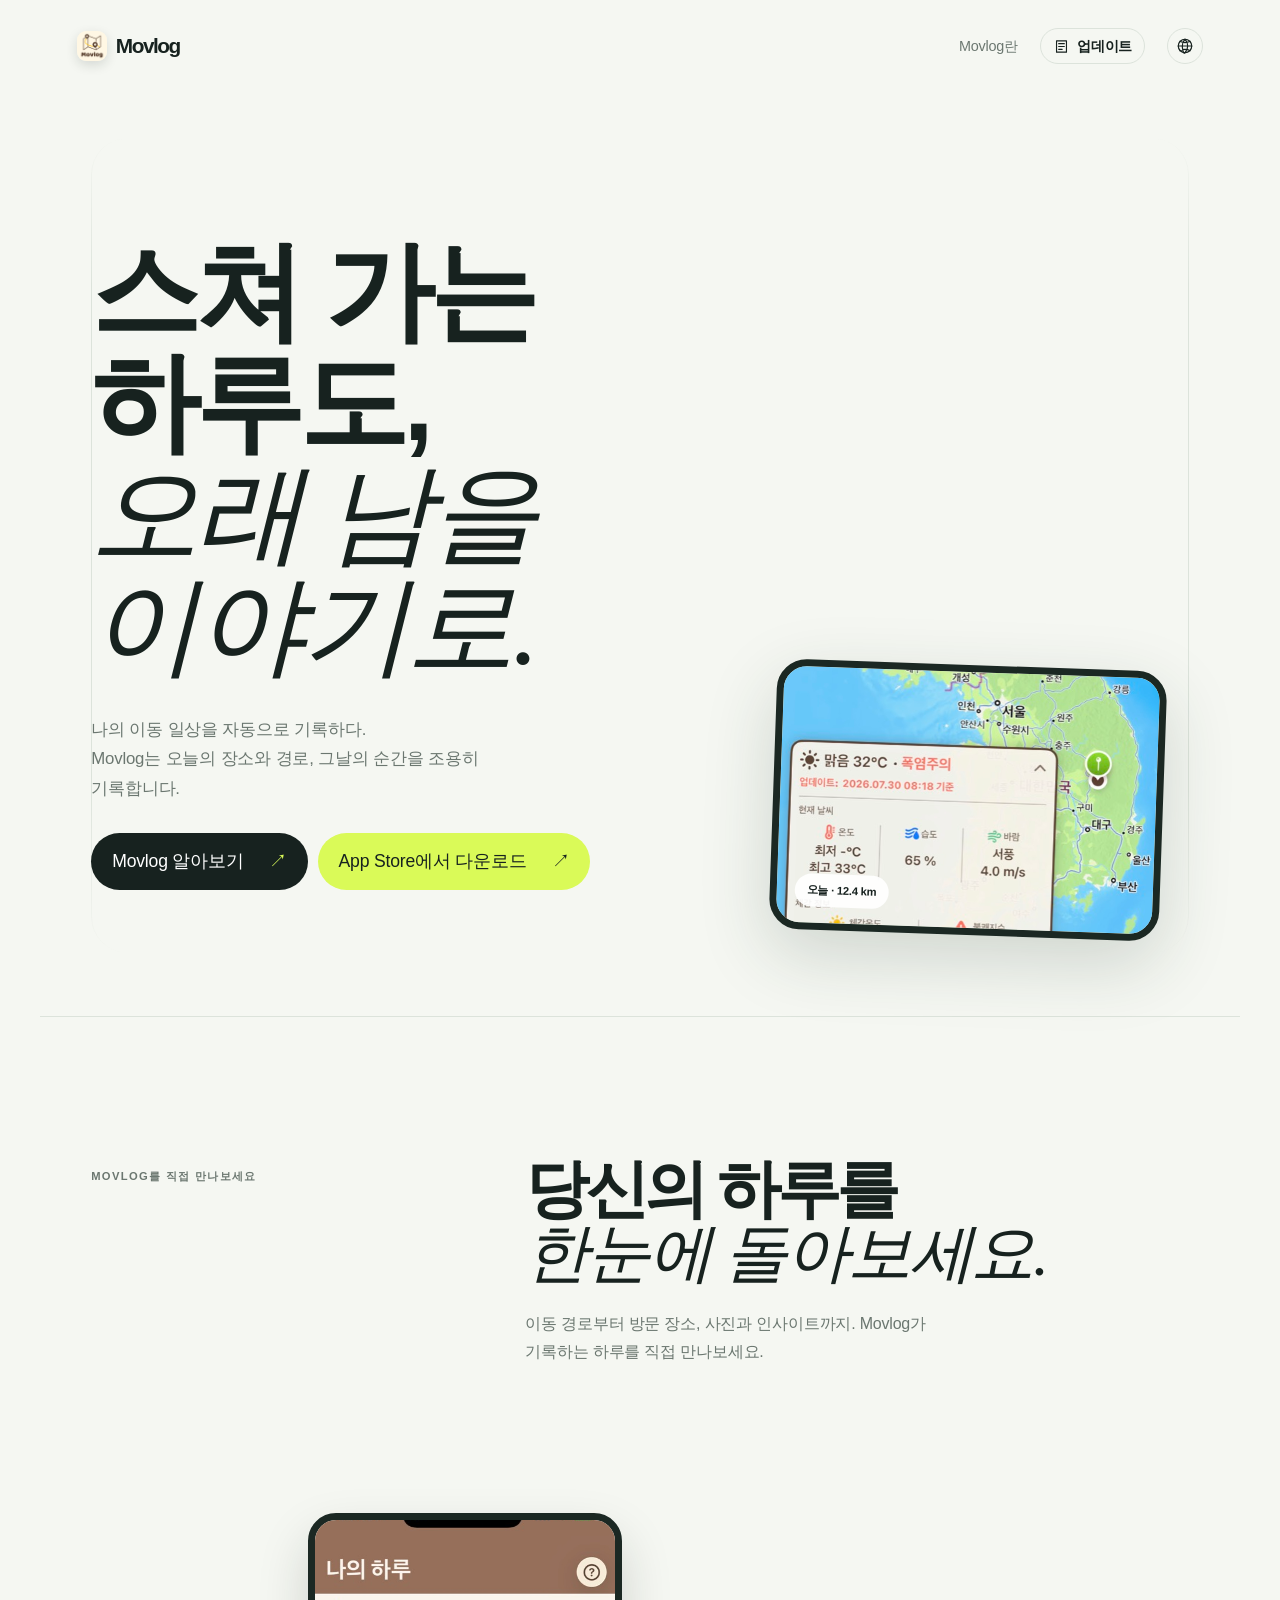
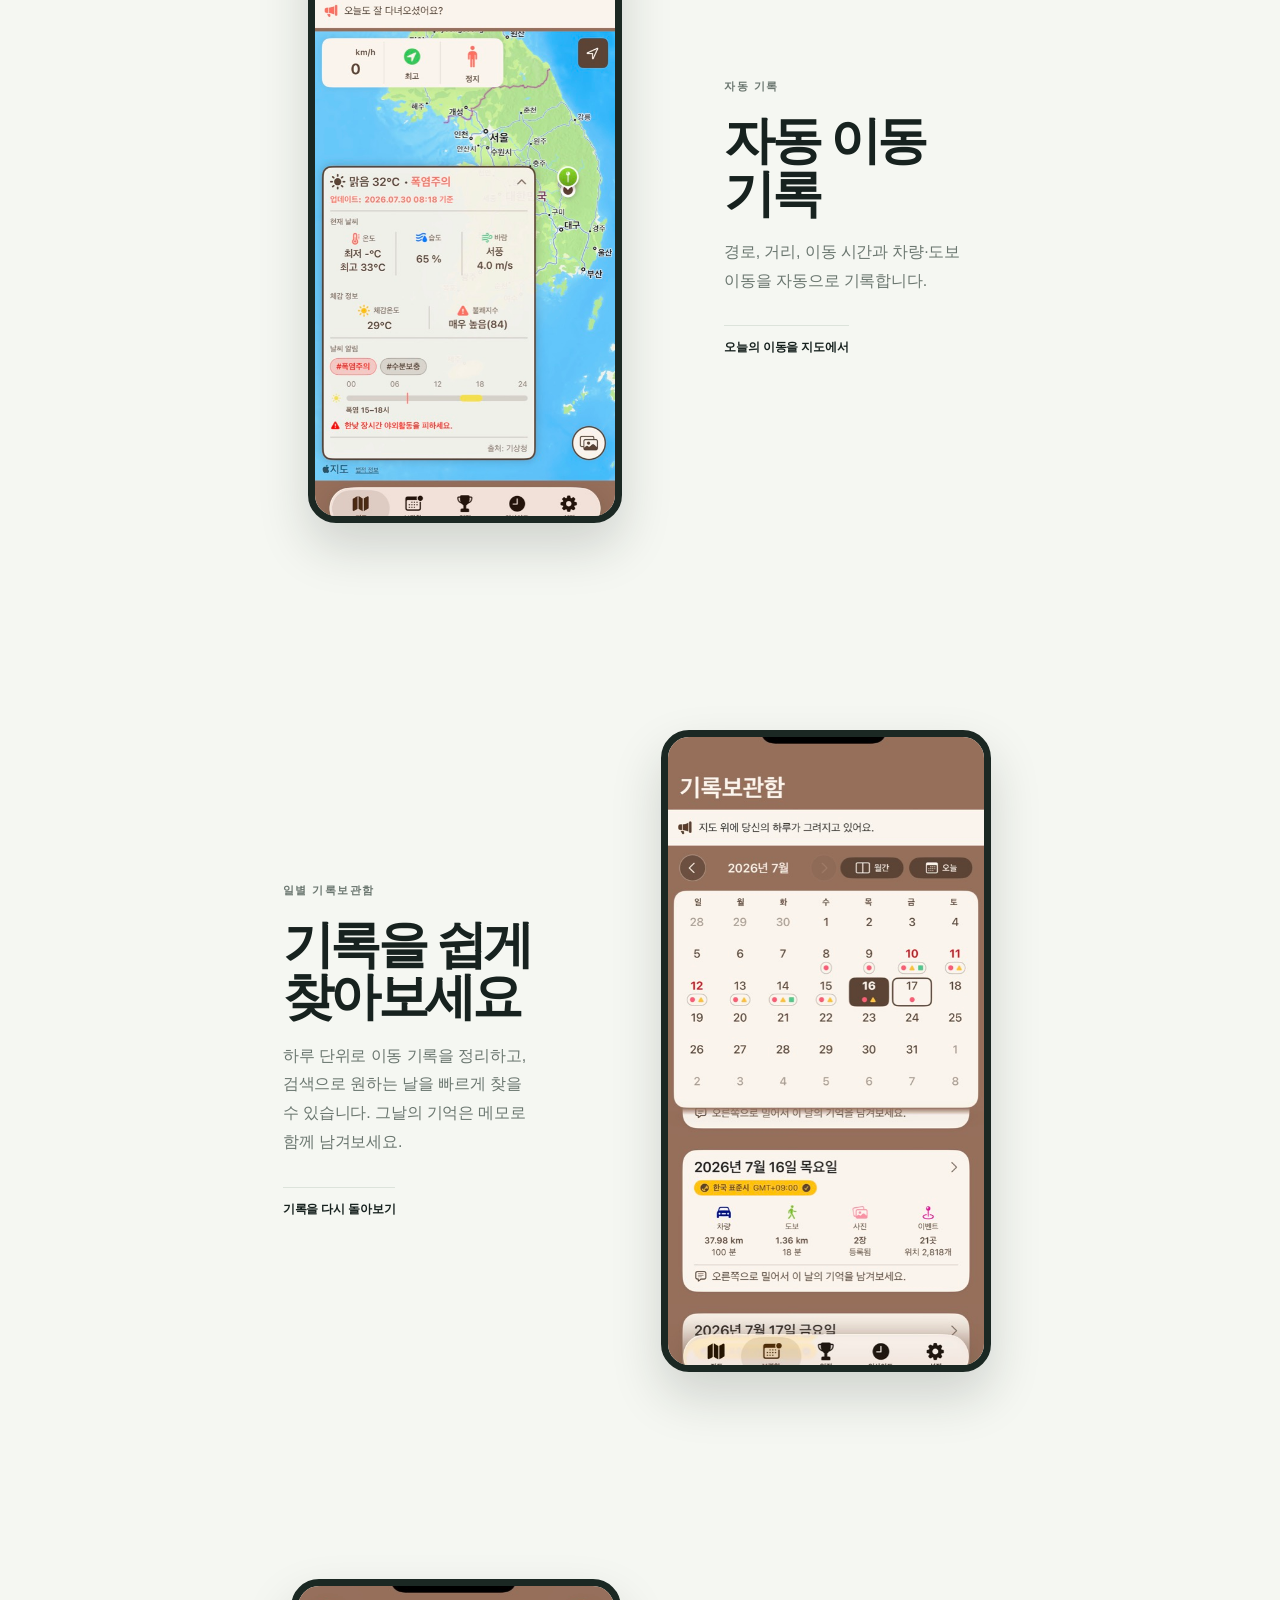
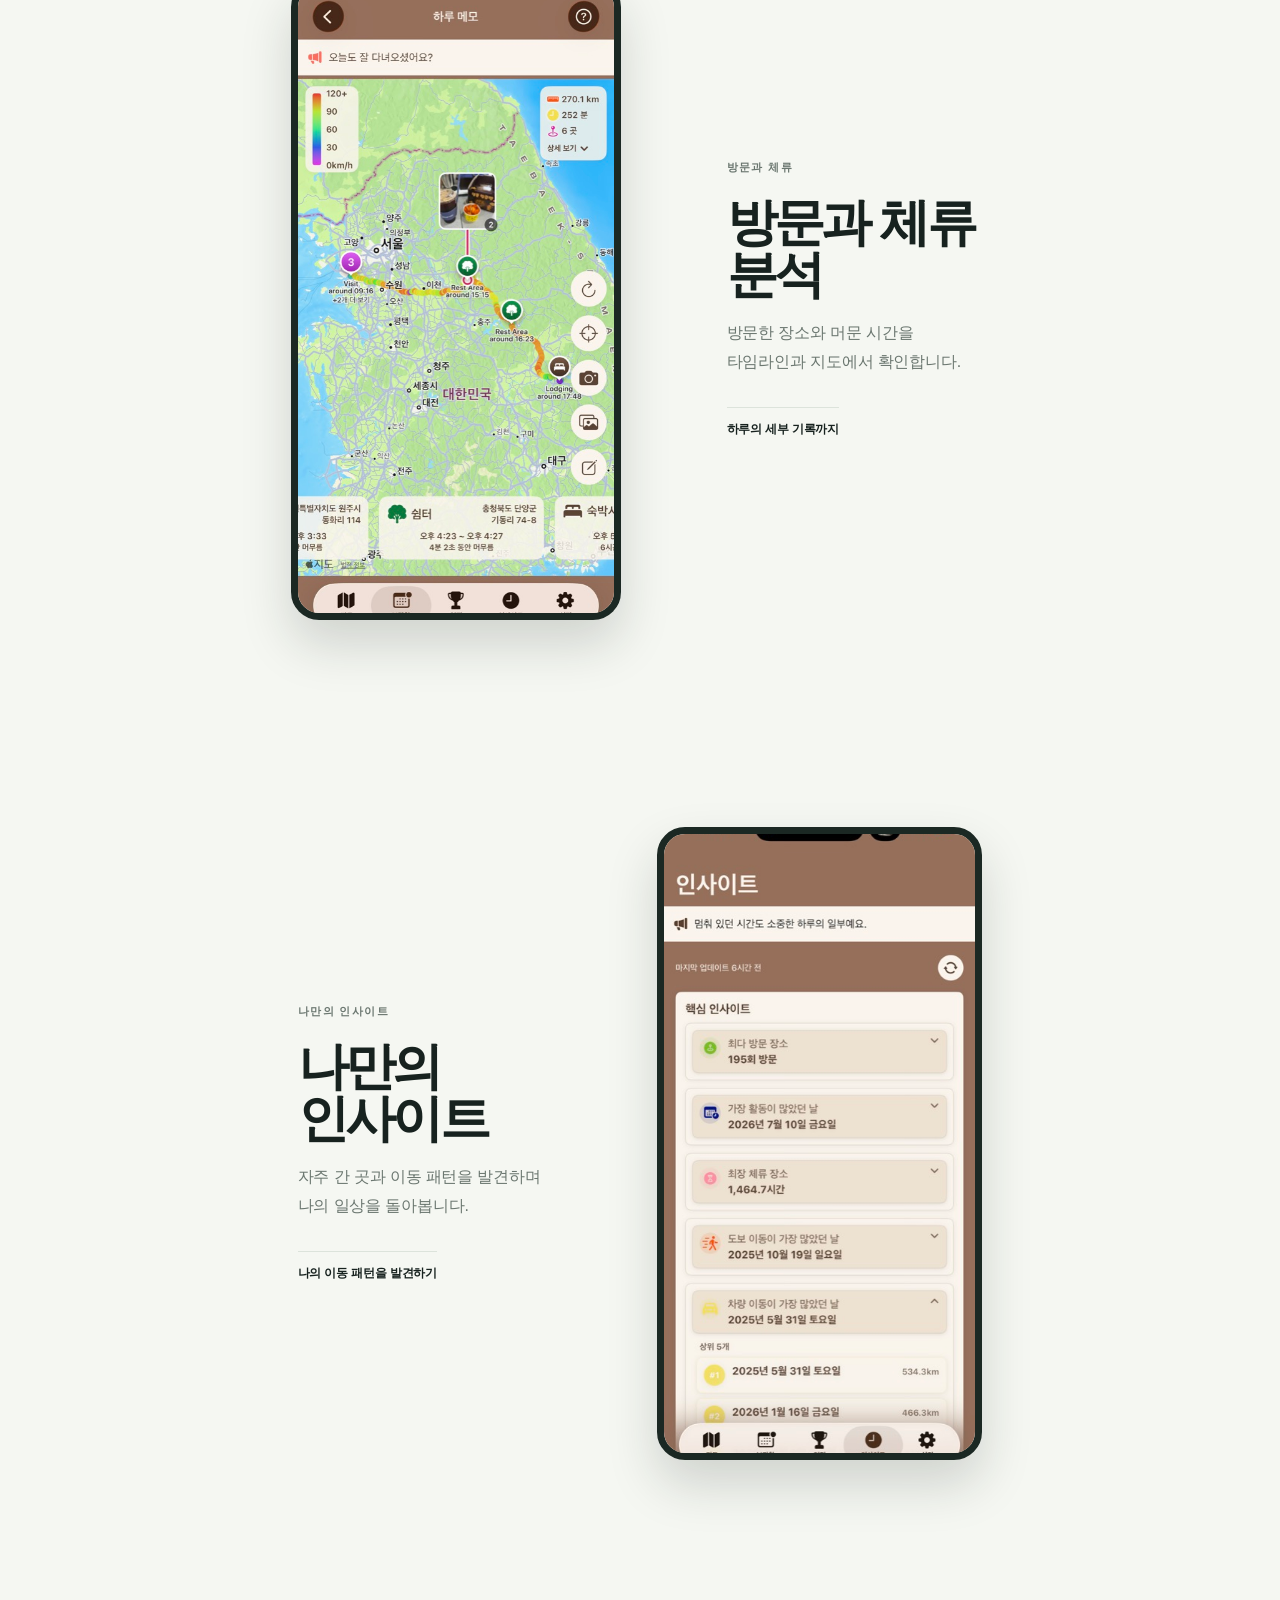
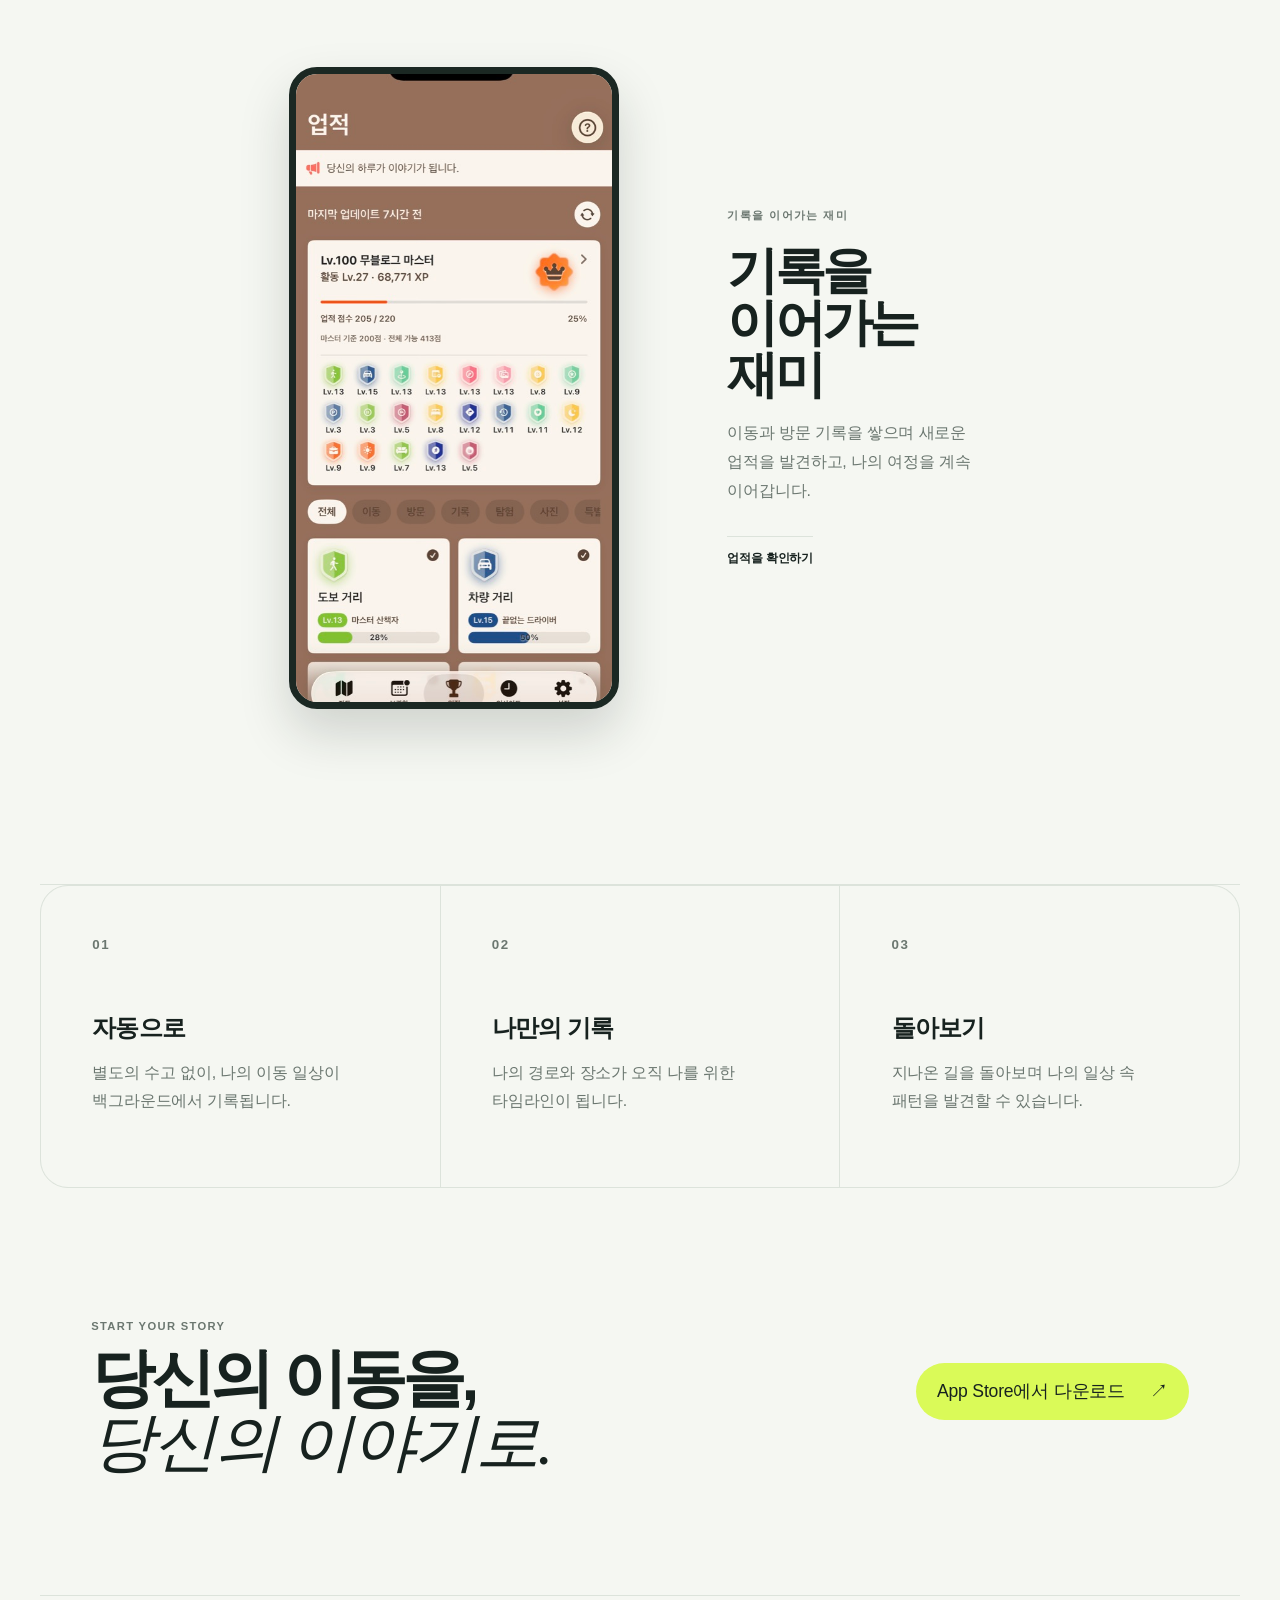
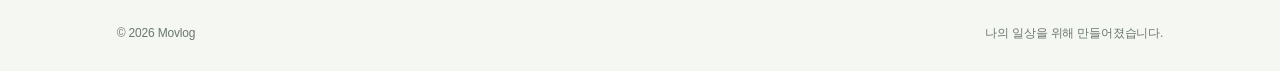
<file: index.html>
<!doctype html>
<html lang="ko"><head><meta charset="utf-8"><meta name="viewport" content="width=device-width,initial-scale=1"><title>Movlog</title><meta name="description" content=""><link rel="stylesheet" href="styles.css?v=23"></head>
<body><header><a class="logo" href="/"><img src="assets/movlog-icon.png" alt="Movlog app icon"><span>Movlog</span></a><nav><a href="#about" data-i18n="nav.about">Movlog란</a><a class="updates-link" href="/updates.html"><svg viewBox="0 0 24 24" aria-hidden="true"><path d="M5 4h14v16H5z"></path><path d="M8 8h8M8 12h8M8 16h5"></path></svg><span data-i18n="nav.updates">업데이트</span></a><button id="language-toggle" type="button" aria-label="언어 변경" title="언어 변경"><svg viewBox="0 0 24 24" aria-hidden="true"><circle cx="12" cy="12" r="9"></circle><path d="M3 12h18M12 3c2.4 2.5 3.6 5.5 3.6 9s-1.2 6.5-3.6 9-3.6-6.5-3.6-9S9.6 5.5 12 3ZM5.2 5.8c2 1.2 4.3 1.8 6.8 1.8s4.8-.6 6.8-1.8M5.2 18.2c2-1.2 4.3-1.8 6.8-1.8s4.8.6 6.8 1.8"></path></svg><span class="sr-only">언어 변경</span></button></nav></header>
<main><section class="hero"><h1 data-i18n="hero.title">당신이 간 곳이<br><i>하나의 이야기가 됩니다.</i></h1><p class="intro" data-i18n="hero.description">Movlog는 나의 이동 일상을 조용히 기록합니다.</p><div class="hero-actions"><a class="cta" href="#about"><span data-i18n="hero.cta">Movlog 알아보기</span> <span>↗</span></a><a class="cta store-cta" href="https://apps.apple.com/kr/app/id6744460107" target="_blank" rel="noopener"><span data-i18n="hero.download">App Store에서 다운로드</span> <span>↗</span></a></div><div class="hero-preview"><img src="assets/screenshots/movlog-main.jpg" data-i18n-src="image.main" data-i18n-alt="image.main.alt" alt="Movlog 메인 지도 화면"><div class="preview-badge" data-i18n="map.today">오늘의 이동 기록</div></div></section>
<section id="about" class="showcase story-flow">
<div class="story-intro"><p class="eyebrow" data-i18n="showcase.eyebrow">MOVLOG를 직접 만나보세요</p><h2 data-i18n="showcase.title">당신의 하루를<br><i>한눈에 돌아보세요.</i></h2><p data-i18n="showcase.description">이동 경로부터 방문 장소, 사진과 인사이트까지. Movlog가 기록하는 하루를 직접 만나보세요.</p></div>
<div class="story-list">
<article class="story-step">
<div class="story-media"><img src="assets/screenshots/movlog-main.jpg" data-i18n-src="image.main" data-i18n-alt="image.main.alt" alt="Movlog main map screen"></div>
<div class="story-copy"><p class="story-label" data-i18n="about.point1.label">AUTOMATIC TRACKING</p><h3 data-i18n="about.point1.title">자동 이동 기록</h3><p data-i18n="about.point1.description">경로, 거리, 이동 시간과 차량·도보 이동을 자동으로 기록합니다.</p><span class="story-caption" data-i18n="showcase.main">오늘의 이동을 지도에서</span></div>
</article>
<article class="story-step story-step-reverse">
<div class="story-media"><img src="assets/screenshots/movlog-archive.jpg" data-i18n-src="image.archive" data-i18n-alt="image.archive.alt" alt="Movlog daily archive and search screen"></div>
<div class="story-copy"><p class="story-label" data-i18n="about.archive.label">DAILY ARCHIVE</p><h3 data-i18n="about.archive.title">기록을 쉽게 찾아보세요</h3><p data-i18n="about.archive.description">하루 단위로 이동 기록을 정리하고, 검색으로 원하는 날을 빠르게 찾을 수 있습니다. 그날의 기억은 메모로 함께 남겨보세요.</p><span class="story-caption" data-i18n="showcase.archive">기록을 다시 돌아보기</span></div>
</article>
<article class="story-step">
<div class="story-media"><img src="assets/screenshots/movlog-details.jpg" data-i18n-src="image.details" data-i18n-alt="image.details.alt" alt="Movlog movement detail screen"></div>
<div class="story-copy"><p class="story-label" data-i18n="about.point2.label">VISIT & STAY</p><h3 data-i18n="about.point2.title">방문과 체류 분석</h3><p data-i18n="about.point2.description">방문한 장소와 머문 시간을 타임라인과 지도에서 확인합니다.</p><span class="story-caption" data-i18n="showcase.details">하루의 세부 기록까지</span></div>
</article>
<article class="story-step story-step-reverse">
<div class="story-media"><img src="assets/screenshots/movlog-insights.jpg" data-i18n-src="image.insights" data-i18n-alt="image.insights.alt" alt="Movlog insights screen"></div>
<div class="story-copy"><p class="story-label" data-i18n="about.point3.label">PERSONAL INSIGHTS</p><h3 data-i18n="about.point3.title">나만의 인사이트</h3><p data-i18n="about.point3.description">자주 간 곳과 이동 패턴을 발견하며 나의 일상을 돌아봅니다.</p><span class="story-caption" data-i18n="showcase.insights">나의 이동 패턴을 발견하기</span></div>
</article>
<article class="story-step">
<div class="story-media"><img src="assets/screenshots/movlog-achievements.jpg" data-i18n-src="image.achievements" data-i18n-alt="image.achievements.alt" alt="Movlog achievements screen"></div>
<div class="story-copy"><p class="story-label" data-i18n="about.point4.label">KEEP MOVING</p><h3 data-i18n="about.point4.title">기록을 이어가는 재미</h3><p data-i18n="about.point4.description">이동과 방문 기록을 쌓으며 새로운 업적을 발견하고, 나의 여정을 계속 이어갑니다.</p><span class="story-caption" data-i18n="showcase.achievements">업적을 확인하기</span></div>
</article>
</div>
</section>
<section class="features"><article><small>01</small><h3 data-i18n="features.automatic.title">자동으로</h3><p data-i18n="features.automatic.description">나의 이동 일상이 백그라운드에서 기록됩니다.</p></article><article><small>02</small><h3 data-i18n="features.personal.title">나만의 기록</h3><p data-i18n="features.personal.description">나의 경로와 장소가 타임라인이 됩니다.</p></article><article><small>03</small><h3 data-i18n="features.reflective.title">돌아보기</h3><p data-i18n="features.reflective.description">나의 일상 속 패턴을 발견할 수 있습니다.</p></article></section><section class="download-cta"><div><p class="eyebrow" data-i18n="download.eyebrow">START YOUR STORY</p><h2 data-i18n="download.title">당신의 이동을,<br><i>당신의 이야기로.</i></h2></div><a class="cta store-cta" href="https://apps.apple.com/kr/app/id6744460107" target="_blank" rel="noopener"><span data-i18n="download.button">App Store에서 다운로드</span><span>↗</span></a></section></main>
<footer><span>© 2026 Movlog</span><span data-i18n="footer.tagline">나의 일상을 위해 만들어졌습니다.</span></footer><script src="i18n.js"></script></body></html>
</file>
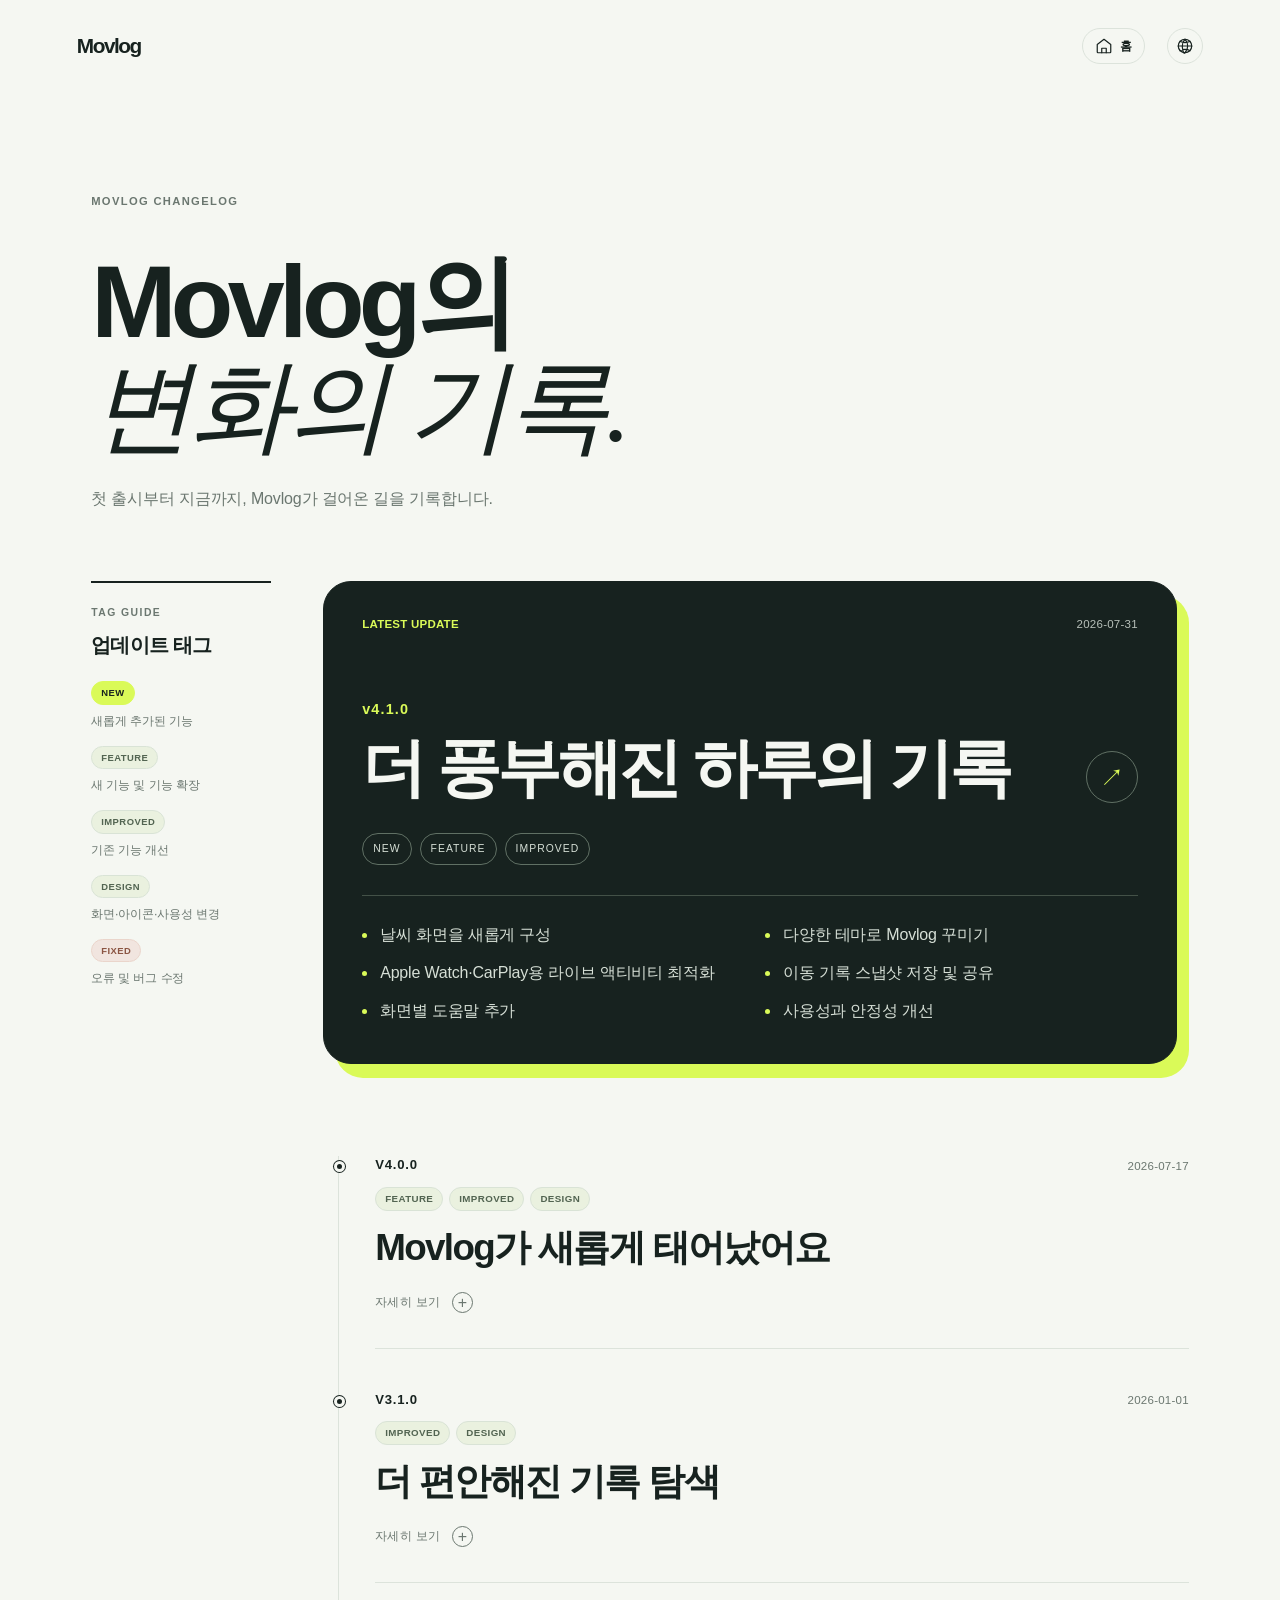
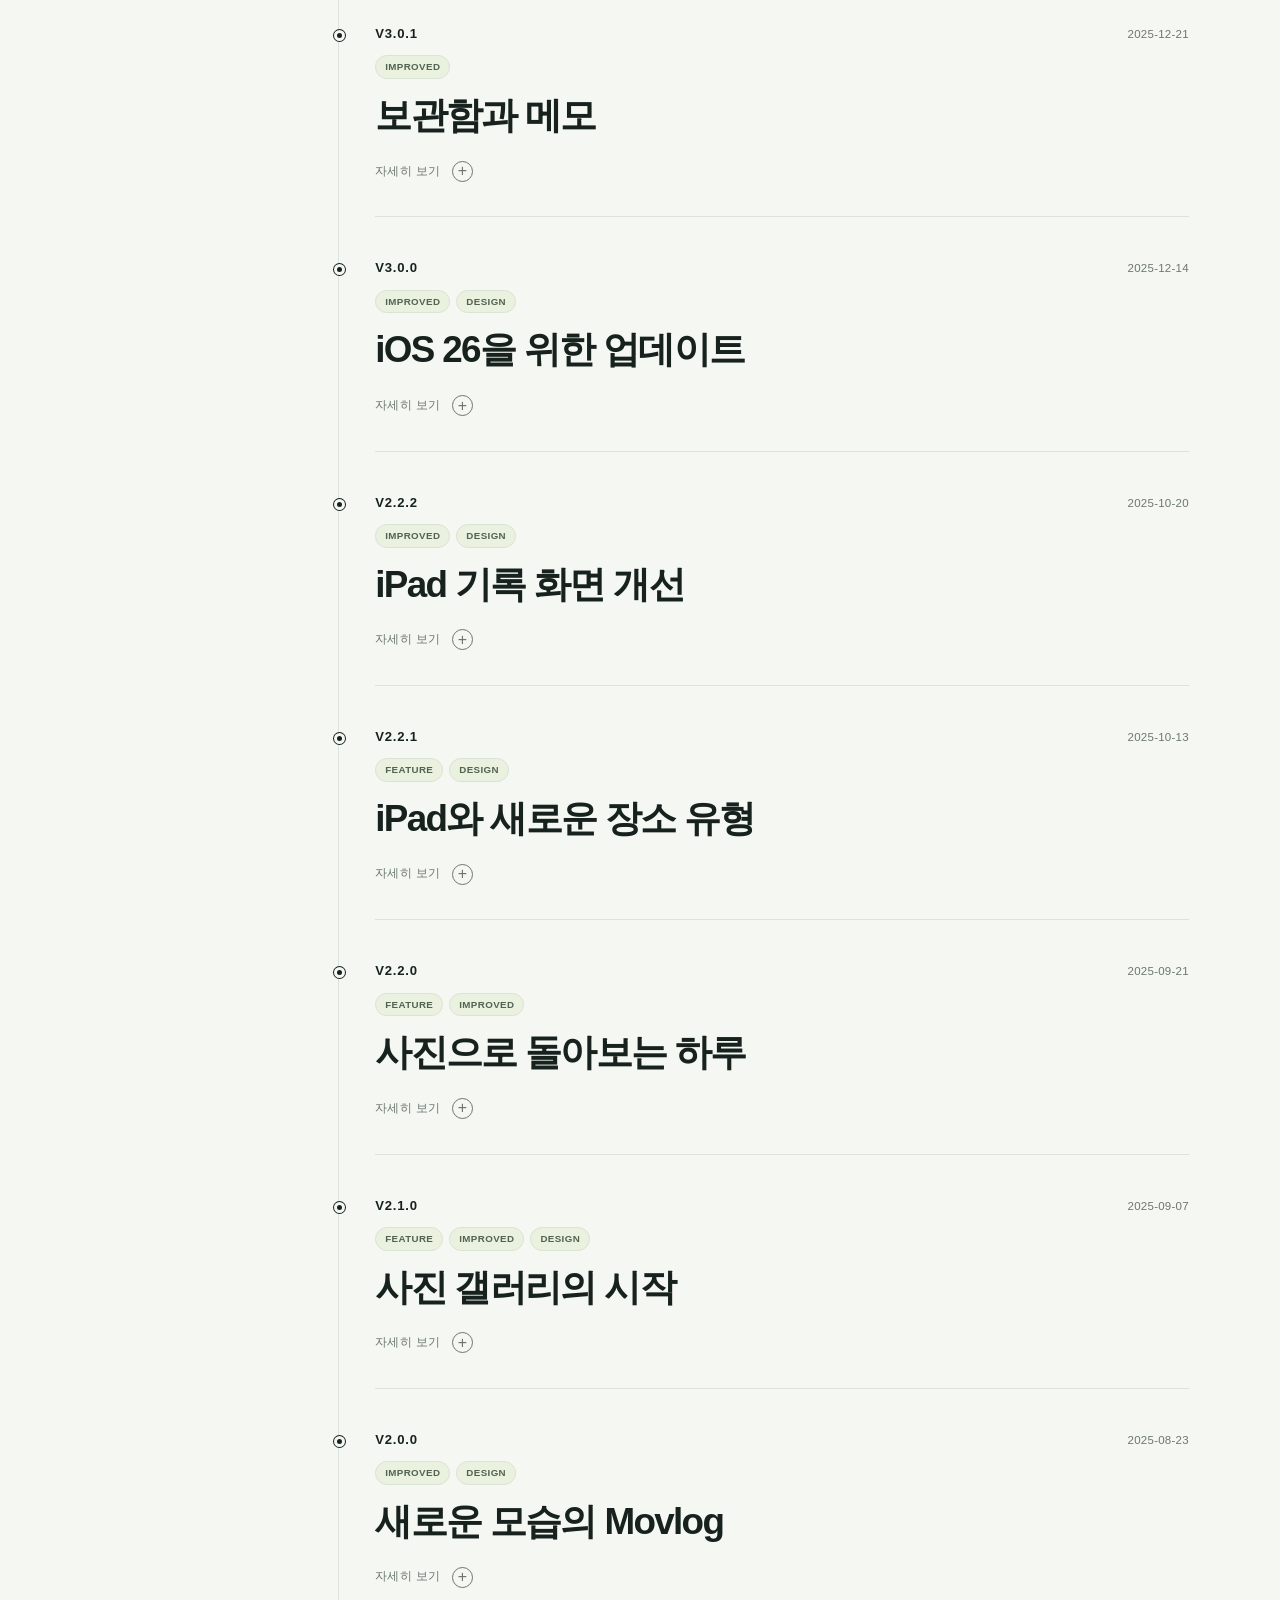
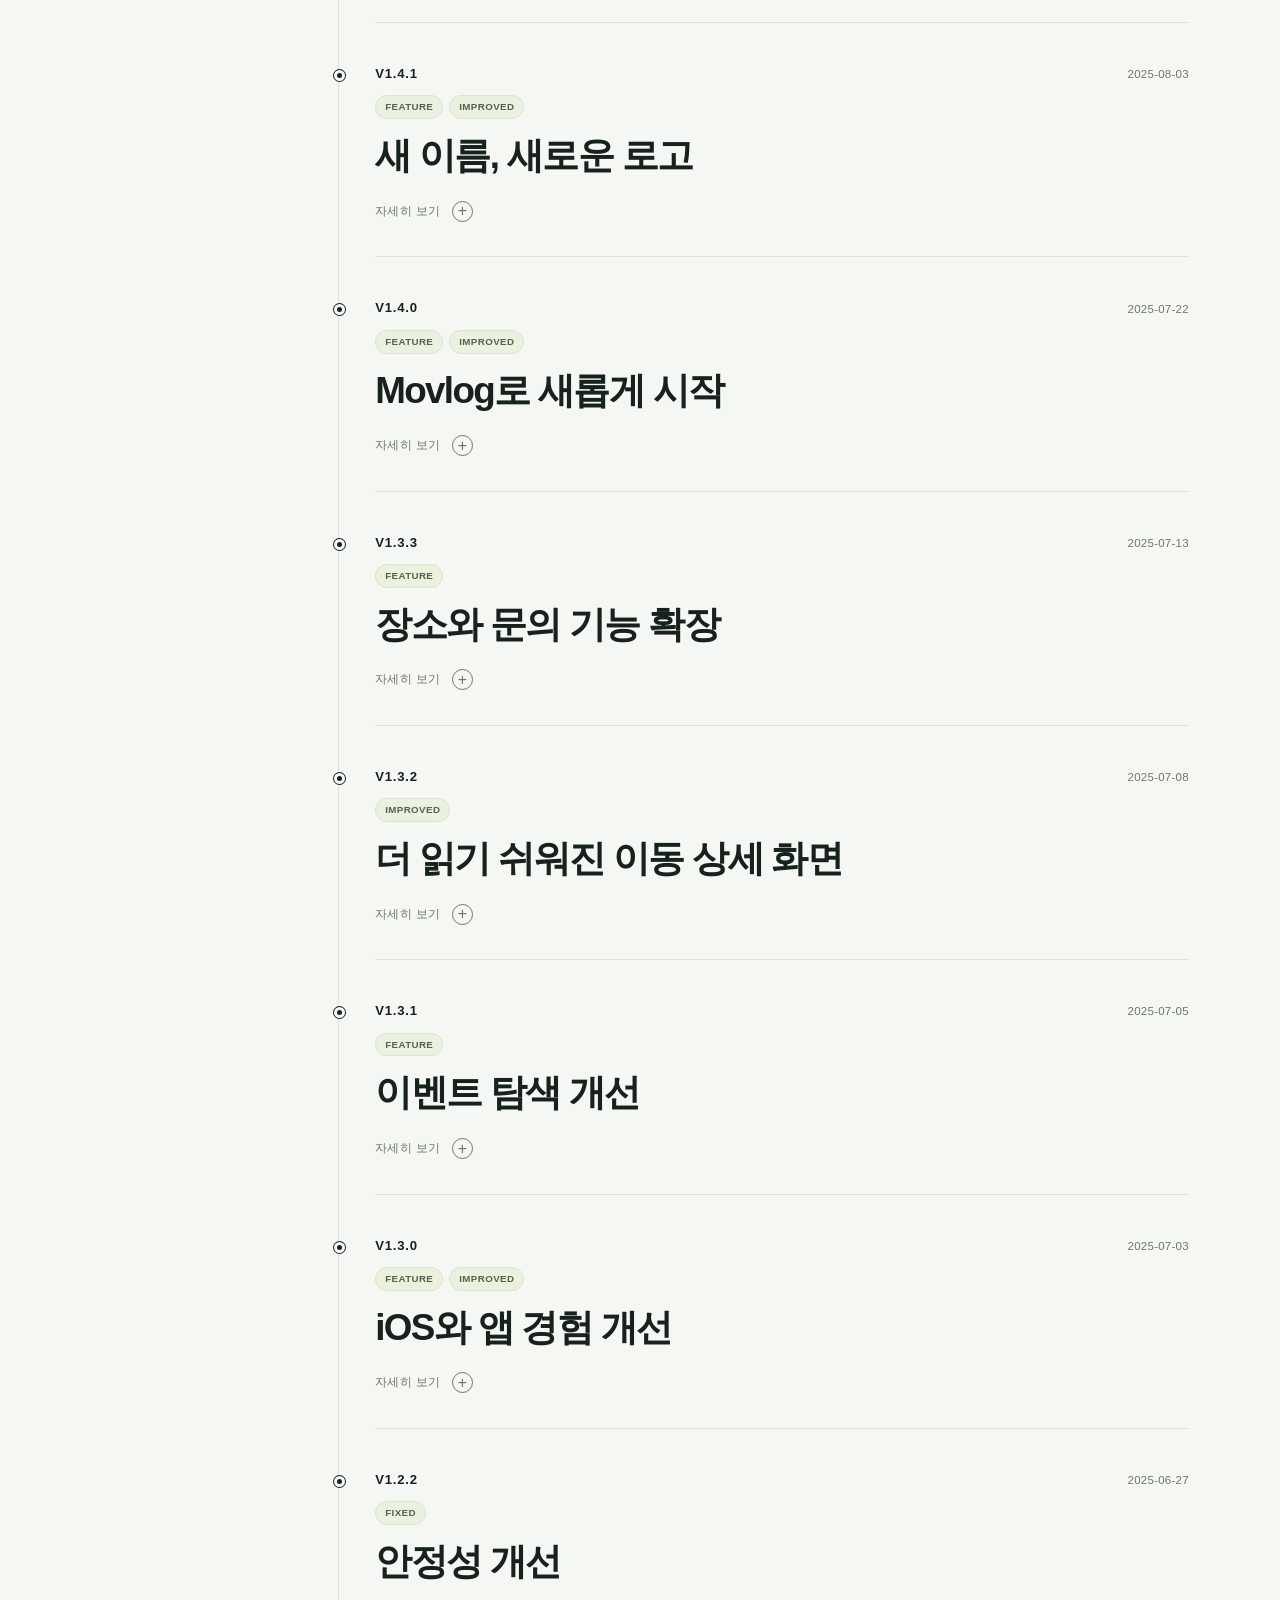
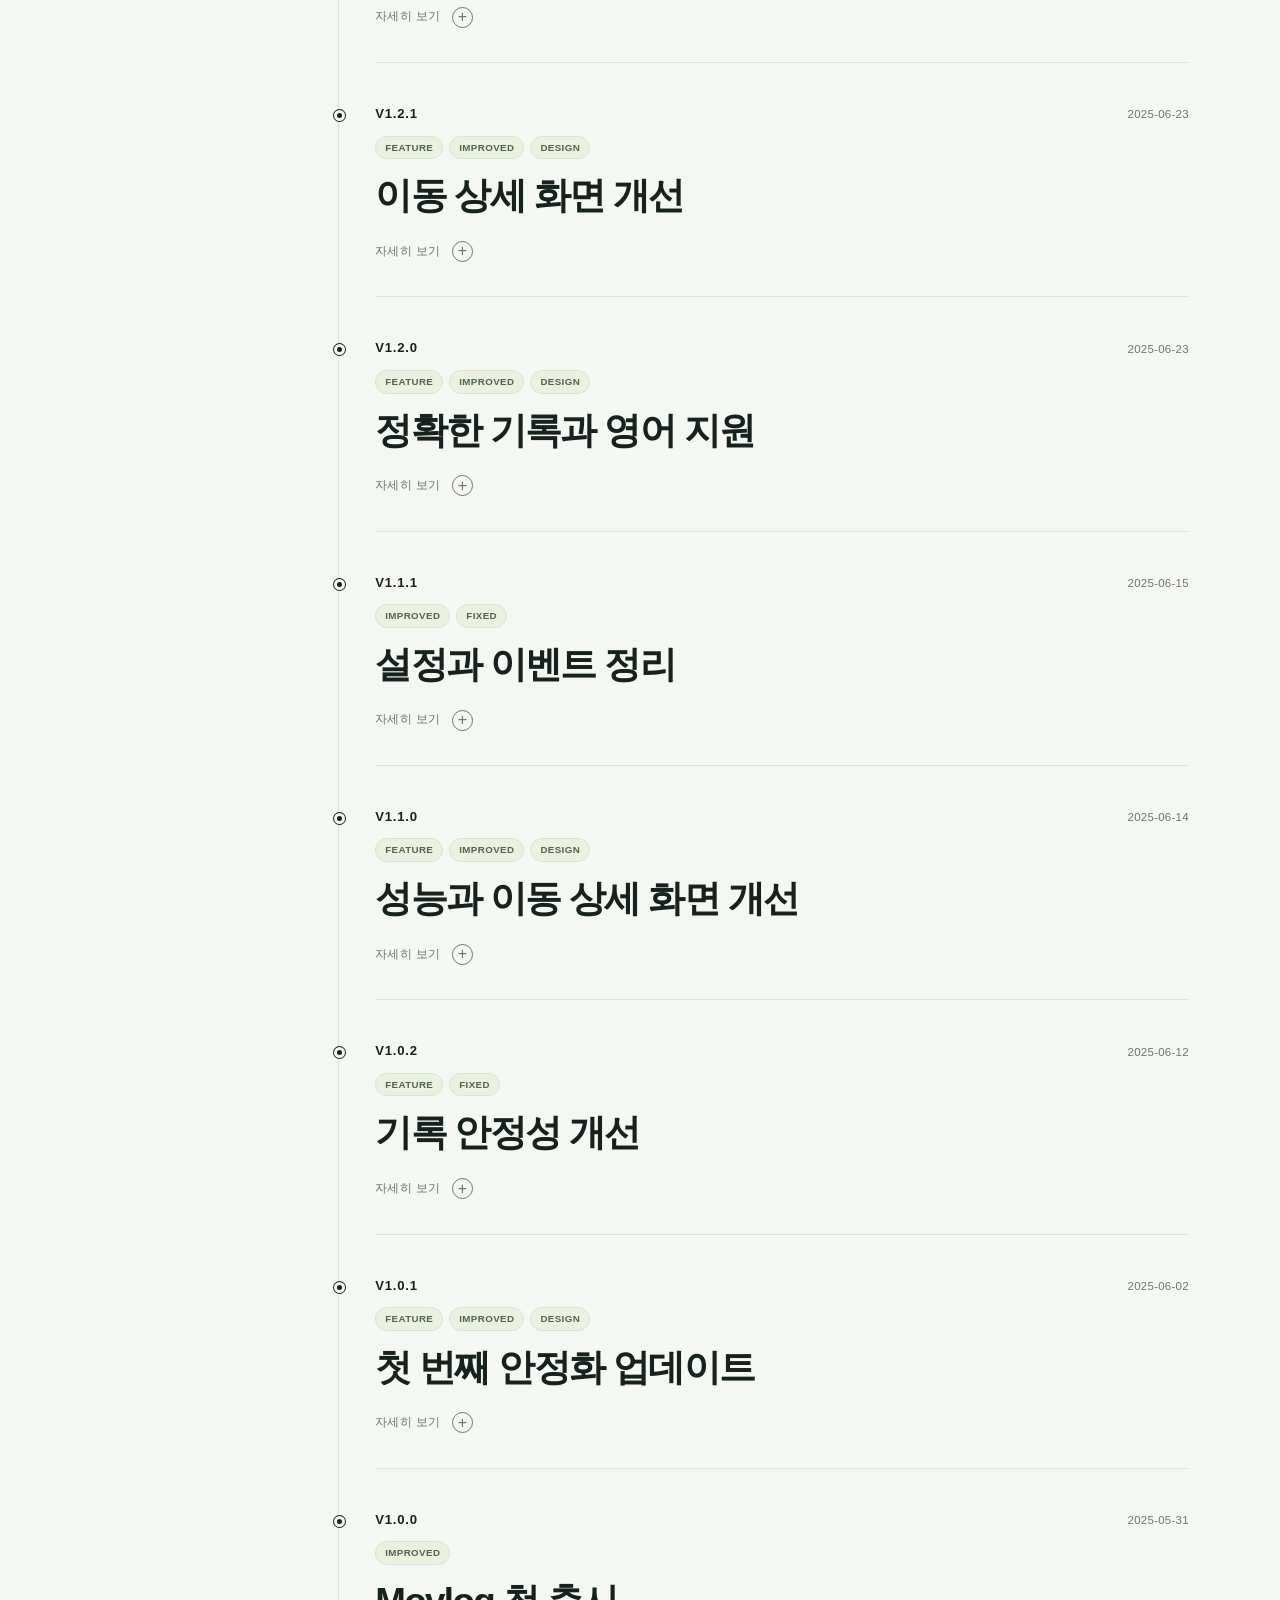
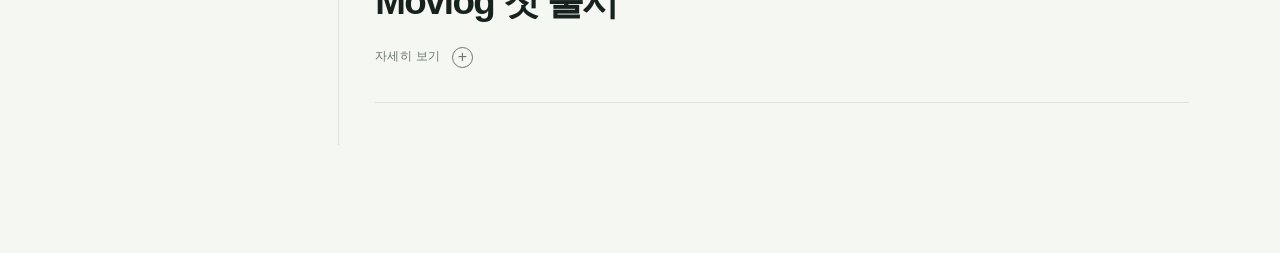
<file: updates.html>
<!doctype html>
<html lang="ko"><head><meta charset="utf-8"><meta name="viewport" content="width=device-width,initial-scale=1"><title>Movlog Updates</title><link rel="stylesheet" href="styles.css?v=14"></head>
<body><header><a class="logo" href="/">Movlog</a><nav><a class="home-link" href="/" aria-label="홈" title="홈"><svg viewBox="0 0 24 24" aria-hidden="true"><path d="m3 10 9-7 9 7v10a1 1 0 0 1-1 1H4a1 1 0 0 1-1-1V10Z"></path><path d="M9 21v-6h6v6"></path></svg><span class="home-label" data-i18n="nav.home">홈</span></a><button id="language-toggle" type="button" aria-label="언어 변경" title="언어 변경"><svg viewBox="0 0 24 24" aria-hidden="true"><circle cx="12" cy="12" r="9"></circle><path d="M3 12h18M12 3c2.4 2.5 3.6 5.5 3.6 9s-1.2 6.5-3.6 9-3.6-6.5-3.6-9S9.6 5.5 12 3ZM5.2 5.8c2 1.2 4.3 1.8 6.8 1.8s4.8-.6 6.8-1.8M5.2 18.2c2-1.2 4.3-1.8 6.8-1.8s4.8.6 6.8 1.8"></path></svg><span class="sr-only">언어 변경</span></button></nav></header>
<main class="updates-page"><p class="eyebrow" data-i18n="updates.eyebrow">MOVLOG CHANGELOG</p><h1 data-i18n="updates.title">Movlog의<br><i>변화의 기록.</i></h1><p class="updates-intro" data-i18n="updates.description">첫 출시부터 지금까지, Movlog가 걸어온 길을 기록합니다.</p><div class="updates-layout"><section class="updates-content" aria-label="업데이트 목록"><div id="updates-list"></div></section><aside class="updates-legend" aria-label="업데이트 태그 범례"><p class="legend-label" data-i18n="updates.legend.label">TAG GUIDE</p><h2 data-i18n="updates.legend.title">업데이트 태그</h2><div class="legend-list"><div class="legend-item"><span class="legend-chip new" data-i18n="updates.new">NEW</span><p data-i18n="updates.legend.new">새롭게 추가된 기능</p></div><div class="legend-item"><span class="legend-chip feature" data-i18n="updates.feature">FEATURE</span><p data-i18n="updates.legend.feature">새 기능 및 기능 확장</p></div><div class="legend-item"><span class="legend-chip improved" data-i18n="updates.improved">IMPROVED</span><p data-i18n="updates.legend.improved">기존 기능 개선</p></div><div class="legend-item"><span class="legend-chip design" data-i18n="updates.design">DESIGN</span><p data-i18n="updates.legend.design">화면·아이콘·사용성 변경</p></div><div class="legend-item"><span class="legend-chip fixed" data-i18n="updates.fixed">FIXED</span><p data-i18n="updates.legend.fixed">오류 및 버그 수정</p></div></div></aside></div></main><script src="updates.js?v=3"></script></body></html>
</file>
<file: styles.css>
:root{--ink:#17221f;--muted:#6b7770;--paper:#f5f7f2;--line:#dce3db;--lime:#dafa58}*{box-sizing:border-box}html{scroll-behavior:smooth}body{margin:0;background:var(--paper);color:var(--ink);font-family:Inter,-apple-system,BlinkMacSystemFont,"Helvetica Neue",Arial,sans-serif}header{display:flex;justify-content:space-between;padding:28px 6vw}header a{color:var(--muted);text-decoration:none;font-size:.9rem}.logo{font-size:1.3rem;font-weight:800;letter-spacing:-.07em;color:var(--ink)}.hero{max-width:1180px;margin:auto;padding:10vh 6vw 12vh;position:relative;min-height:690px}.eyebrow{font-size:.7rem;letter-spacing:.17em;font-weight:700;color:var(--muted)}h1{font-size:clamp(4rem,9vw,8.5rem);line-height:.88;letter-spacing:-.1em;margin:42px 0 32px}i{font-family:Georgia,serif;font-weight:400;letter-spacing:-.07em}.intro{max-width:440px;color:var(--muted);line-height:1.75;font-size:1.05rem}.hero-actions{display:flex;flex-wrap:wrap;gap:12px;margin-top:30px}.cta{display:inline-flex;gap:25px;padding:15px 21px;border-radius:99px;background:var(--ink);color:white;text-decoration:none;font-size:.9rem}.cta span{color:var(--lime);font-size:1.1rem}.store-cta{background:var(--lime);color:var(--ink)}.map{position:absolute;right:6vw;bottom:9vh;width:330px;height:220px;border-radius:28px;background:#dce9d8;overflow:hidden;box-shadow:0 18px 50px #243d2a20}.map:before,.map:after{content:"";position:absolute;border:1px solid #b8cdb9;border-radius:50%;width:420px;height:180px;left:-75px;top:15px;transform:rotate(24deg)}.map:after{width:280px;height:120px;left:120px;top:95px}.route{position:absolute;width:260px;height:110px;border:4px solid var(--ink);border-top-color:transparent;border-left-color:transparent;border-radius:50%;transform:rotate(-32deg);left:35px;top:42px}.pin{position:absolute;width:13px;height:13px;background:var(--lime);border:3px solid var(--ink);border-radius:50%;z-index:2}.one{left:48px;top:132px}.two{left:150px;top:58px}.three{right:35px;top:105px}.map label{position:absolute;z-index:2;background:#ffffffe0;padding:6px 9px;border-radius:99px;font-size:.68rem}.home{left:24px;bottom:27px}.today{right:16px;bottom:27px}.about{display:grid;grid-template-columns:1fr 1.3fr;gap:7vw;max-width:1060px;margin:auto;padding:110px 6vw;border-top:1px solid var(--line)}.about h2{font-size:clamp(2.7rem,5vw,5rem);line-height:.95;letter-spacing:-.08em;margin:0 0 30px}.about div p{max-width:480px;color:var(--muted);line-height:1.8}.features{display:grid;grid-template-columns:repeat(3,1fr);gap:1px;background:var(--line);border-block:1px solid var(--line)}article{background:var(--paper);padding:42px 6vw 55px}article small{color:var(--muted)}article h3{font-size:1.5rem;margin:45px 0 14px}article p{max-width:250px;color:var(--muted);line-height:1.7}footer{display:flex;justify-content:space-between;padding:28px 6vw;color:var(--muted);font-size:.75rem}nav{display:flex;align-items:center;gap:22px}#language-toggle{display:grid;place-items:center;width:36px;height:36px;border:1px solid var(--line);border-radius:50%;background:transparent;color:var(--ink);padding:8px;cursor:pointer}#language-toggle svg{width:18px;height:18px;fill:none;stroke:currentColor;stroke-width:1.6;stroke-linecap:round;stroke-linejoin:round}#language-toggle:hover{background:var(--ink);color:var(--paper)}.sr-only{position:absolute;width:1px;height:1px;padding:0;margin:-1px;overflow:hidden;clip:rect(0,0,0,0);white-space:nowrap;border:0}.updates-page{max-width:900px;margin:auto;padding:10vh 6vw 12vh}.updates-page h1{font-size:clamp(3.5rem,8vw,7rem);margin:40px 0 25px}.updates-intro{color:var(--muted);line-height:1.7;max-width:440px;margin-bottom:70px}.update-card{border-top:1px solid var(--line);padding:32px 0 42px}.update-card.latest{border-top:4px solid var(--ink)}.update-meta{display:flex;justify-content:space-between;color:var(--muted);font-size:.78rem;letter-spacing:.08em}.update-meta strong{color:var(--ink)}.update-card h2{font-size:clamp(1.7rem,3vw,2.6rem);letter-spacing:-.06em;margin:22px 0}.update-card ul{margin:0;padding-left:1.2em;color:var(--muted);line-height:1.9}.update-card li{padding-left:.3em}@media(max-width:800px){.hero{min-height:auto;padding-top:8vh}.map{position:relative;right:auto;bottom:auto;width:100%;margin-top:70px}.about{grid-template-columns:1fr;padding-block:80px}.features{grid-template-columns:1fr}article{padding:35px 6vw}.updates-page{padding-top:7vh}.update-meta{font-size:.7rem}}
/* Changelog redesign */
.updates-page{max-width:1040px}
.updates-intro{margin-bottom:68px}
#updates-list{position:relative}
.update-card{position:relative;border:0;padding:0}
.update-card.latest{padding:34px 38px 38px;border:1px solid var(--ink);border-radius:28px;background:var(--ink);color:var(--paper);box-shadow:12px 14px 0 var(--lime);margin:0 12px 92px 0}
.update-topline,.update-meta{display:flex;align-items:center;justify-content:space-between;gap:20px;font-size:.72rem;letter-spacing:.13em;text-transform:uppercase}
.update-topline time,.update-meta time{color:var(--muted);letter-spacing:.02em}
.update-card.latest .update-topline time{color:#b7c0b9}
.update-kicker{color:var(--lime);font-weight:800}
.update-heading{display:flex;justify-content:space-between;align-items:flex-end;gap:24px;margin-top:66px}
.update-version{display:block;color:var(--lime);font-size:.9rem;font-weight:800;letter-spacing:.08em}
.update-card.latest h2{font-size:clamp(2.2rem,5vw,4.5rem);line-height:.95;letter-spacing:-.08em;margin:14px 0 0;max-width:680px}
.update-symbol{display:grid;place-items:center;width:52px;height:52px;border:1px solid #607064;border-radius:50%;color:var(--lime);font-size:1.5rem;flex:none}
.update-tags{display:flex;flex-wrap:wrap;gap:8px;margin-top:30px}
.update-tags span{padding:7px 10px;border:1px solid #607064;border-radius:999px;color:#d6dfd6;font-size:.65rem;letter-spacing:.1em}
.update-card.latest .update-body{border-top:1px solid #435147;margin-top:30px;padding-top:25px}
.update-body ul{margin:0;padding:0;list-style:none;display:grid;grid-template-columns:repeat(2,minmax(0,1fr));gap:10px 30px;color:var(--muted);line-height:1.65}
.update-card.latest .update-body ul{color:#d6dfd6}
.update-body li{position:relative;padding-left:18px}
.update-body li:before{content:"";position:absolute;left:0;top:.7em;width:5px;height:5px;border-radius:50%;background:var(--lime)}
.timeline-item{display:grid;grid-template-columns:32px 1fr;gap:20px;padding-bottom:42px}
.timeline-item:before{content:"";position:absolute;left:15px;top:0;bottom:0;width:1px;background:var(--line)}
.update-marker{position:relative;z-index:1;width:11px;height:11px;margin:5px auto 0;border:3px solid var(--paper);border-radius:50%;background:var(--ink);box-shadow:0 0 0 1px var(--ink)}
.update-card-inner{border-bottom:1px solid var(--line);padding:0 0 34px}
.update-meta strong{color:var(--ink);font-size:.82rem;letter-spacing:.06em}
.update-card-inner h2{font-size:clamp(1.5rem,3vw,2.3rem);letter-spacing:-.07em;margin:16px 0 18px}
.update-toggle{display:inline-flex;align-items:center;gap:12px;border:0;background:none;padding:0;color:var(--muted);font:inherit;font-size:.78rem;cursor:pointer}
.update-toggle:hover{color:var(--ink)}
.update-toggle span:last-child{display:grid;place-items:center;width:21px;height:21px;border:1px solid currentColor;border-radius:50%;font-size:1rem;line-height:1}
.timeline-item .update-body{margin-top:22px}
@media(max-width:800px){
  .update-card.latest{padding:25px 22px 26px;margin-right:7px;margin-bottom:67px;border-radius:22px;box-shadow:7px 8px 0 var(--lime)}
  .update-heading{align-items:flex-start;margin-top:48px}
  .update-card.latest h2{font-size:clamp(2rem,11vw,3.2rem)}
  .update-symbol{width:42px;height:42px;font-size:1.1rem}
  .update-body ul{grid-template-columns:1fr}
  .timeline-item{grid-template-columns:24px 1fr;gap:14px}
  .timeline-item:before{left:11px}
}


/* Typography stability */
:root{
  --font-sans:"Pretendard","Apple SD Gothic Neo","Noto Sans KR",-apple-system,BlinkMacSystemFont,"Segoe UI",sans-serif;
  --font-display:"Pretendard","Apple SD Gothic Neo","Noto Sans KR",-apple-system,BlinkMacSystemFont,"Segoe UI",sans-serif;
}
html{font-size:16px}
body{
  font-family:var(--font-sans);
  font-weight:450;
  letter-spacing:-.012em;
  line-height:1.55;
  -webkit-font-smoothing:antialiased;
  text-rendering:optimizeLegibility;
}
h1,h2,h3,p,ul{overflow-wrap:break-word}
h1,h2,h3{
  font-family:var(--font-display);
  font-weight:750;
  letter-spacing:-.045em;
  line-height:1.08;
}
i{
  font-family:"Iowan Old Style","Apple SD Gothic Neo","Noto Sans KR",Georgia,serif;
  font-weight:500;
  letter-spacing:-.035em;
}
.eyebrow{
  letter-spacing:.12em;
  line-height:1.4;
}
.intro,.about div p,.updates-intro,article p{
  line-height:1.75;
  letter-spacing:-.01em;
}
.about h2{letter-spacing:-.055em;line-height:1.08}
.features article h3{letter-spacing:-.035em;line-height:1.2}
.updates-page h1{letter-spacing:-.055em;line-height:1.02}
.update-card.latest h2{
  letter-spacing:-.055em;
  line-height:1.08;
  word-break:keep-all;
}
.update-card-inner h2{
  letter-spacing:-.045em;
  line-height:1.18;
  word-break:keep-all;
}
.update-body,.update-body li{
  line-height:1.75;
  letter-spacing:-.012em;
  word-break:keep-all;
}
.update-meta,.update-topline,.update-toggle{
  letter-spacing:.02em;
  line-height:1.4;
}
@media(max-width:800px){
  h1{line-height:1.02}
  .hero h1{font-size:clamp(3.2rem,15vw,5.5rem);letter-spacing:-.055em}
  .updates-page h1{font-size:clamp(3rem,13vw,5rem);line-height:1.02}
  .update-card.latest h2{line-height:1.1}
}


.update-tags.compact{margin-top:-4px;margin-bottom:22px}
.update-tags.compact span{border-color:var(--line);color:var(--muted);background:transparent;padding:5px 8px;font-size:.6rem}

/* Historical tag chips */
.timeline-item .update-card-inner h2{margin:0 0 20px}
.update-tags.compact{
  display:flex;
  flex-wrap:wrap;
  gap:6px;
  margin:12px 0 15px;
}
.update-tags.compact span{
  border:1px solid #d9e3d6;
  border-radius:999px;
  background:#eaf1df;
  color:#526451;
  padding:5px 9px;
  font-size:.61rem;
  font-weight:700;
  letter-spacing:.04em;
  line-height:1.2;
}
.update-toggle{margin-top:0}
@media(max-width:800px){
  .update-tags.compact{margin-top:10px;margin-bottom:14px}
  .timeline-item .update-card-inner h2{margin-bottom:18px}
}

/* Sticky update legend */
.updates-layout{display:grid;grid-template-columns:minmax(0,1fr) 210px;gap:70px;align-items:start}
.updates-content{min-width:0}
.updates-legend{position:sticky;top:28px;padding:22px 0 8px;border-top:2px solid var(--ink)}
.legend-label{margin:0 0 14px;color:var(--muted);font-size:.65rem;font-weight:800;letter-spacing:.14em}
.updates-legend h2{margin:0 0 25px;font-size:1.25rem;letter-spacing:-.04em}
.legend-list{display:grid;gap:16px}
.legend-item{display:grid;gap:7px}
.legend-item p{margin:0;color:var(--muted);font-size:.78rem;line-height:1.45;letter-spacing:-.01em}
.legend-chip{display:inline-flex;align-items:center;justify-content:center;width:max-content;padding:5px 9px;border:1px solid #d9e3d6;border-radius:999px;background:#eaf1df;color:#526451;font-size:.59rem;font-weight:800;letter-spacing:.05em;line-height:1.2}
.legend-chip.new{background:var(--lime);border-color:var(--lime);color:var(--ink)}
.legend-chip.fixed{background:#f1e5df;border-color:#ead5cb;color:#8b5543}
@media(max-width:800px){
  .updates-layout{display:flex;flex-direction:column;gap:32px}
  .updates-legend{position:static;order:-1;width:100%;padding:18px 0 20px;border-top:1px solid var(--line);border-bottom:1px solid var(--line)}
  .updates-legend h2{margin-bottom:16px;font-size:1.1rem}
  .legend-list{display:flex;gap:8px;overflow-x:auto;padding-bottom:3px}
  .legend-item{display:flex;align-items:center;gap:7px;flex:none}
  .legend-item p{display:none}
  .legend-chip{white-space:nowrap}
}

/* Give the timeline more room with a left rail */
.updates-page{max-width:1200px;padding-left:4vw;padding-right:4vw}
.updates-layout{grid-template-columns:180px minmax(0,1fr);gap:52px}
.updates-legend{grid-column:1;grid-row:1}
.updates-content{grid-column:2;grid-row:1}
@media(max-width:800px){
  .updates-page{padding-left:6vw;padding-right:6vw}
  .updates-layout{display:flex;gap:32px}
  .updates-legend{grid-column:auto;grid-row:auto}
  .updates-content{grid-column:auto;grid-row:auto}
}

@media(max-width:800px){
  .legend-list{display:grid;grid-template-columns:repeat(2,minmax(0,1fr));gap:14px 12px;overflow:visible}
  .legend-item{display:grid;align-items:start;gap:6px;min-width:0}
  .legend-item p{display:block;font-size:.68rem;line-height:1.4}
  .legend-chip{font-size:.58rem}
}
@media(max-width:380px){
  .legend-list{grid-template-columns:1fr}
}

.home-link{display:grid;place-items:center;width:36px;height:36px;border:1px solid var(--line);border-radius:50%;color:var(--ink)!important}
.home-link svg{width:18px;height:18px;fill:none;stroke:currentColor;stroke-width:1.6;stroke-linecap:round;stroke-linejoin:round}
.home-link:hover{background:var(--ink);color:var(--paper)!important}

/* Landing page polish */
header{max-width:1280px;margin:0 auto;border-bottom:1px solid transparent}
.hero{
  max-width:1200px;
  min-height:720px;
  padding:12vh 4vw 14vh;
  isolation:isolate;
}
.hero:before{
  content:"";
  position:absolute;
  z-index:-1;
  inset:5vh 4vw 7vh;
  border:1px solid var(--line);
  border-radius:36px;
  background-image:linear-gradient(to right,transparent 49.8%,rgba(220,227,219,.42) 50%,transparent 50.2%),linear-gradient(to bottom,transparent 49.8%,rgba(220,227,219,.42) 50%,transparent 50.2%);
  background-size:120px 120px;
  mask-image:linear-gradient(to bottom,transparent,black 18%,black 80%,transparent);
}
.hero h1{max-width:760px;margin-top:36px;font-size:clamp(4rem,8.5vw,8rem);line-height:1.02}
.hero .intro{max-width:420px;font-size:1.05rem}
.hero-actions{gap:10px}
.cta{transition:transform .2s ease,box-shadow .2s ease,background .2s ease}
.cta:hover{transform:translateY(-3px);box-shadow:0 12px 24px rgba(23,34,31,.14)}
.store-cta:hover{background:#e6ff70}
.map{
  width:390px;
  height:270px;
  border:1px solid rgba(23,34,31,.12);
  box-shadow:0 24px 70px rgba(36,61,42,.16);
  transition:transform .3s ease,box-shadow .3s ease;
}
.map:hover{transform:translateY(-6px) rotate(1deg);box-shadow:0 30px 80px rgba(36,61,42,.2)}
.about{max-width:1200px;padding:130px 4vw}
.about h2{max-width:700px}
.features{max-width:1200px;margin:0 auto;border:1px solid var(--line);border-radius:28px;overflow:hidden}
.features article{min-height:290px;padding:46px 4vw 56px;transition:background .2s ease,transform .2s ease}
.features article:hover{background:#eef3e9;transform:translateY(-3px)}
.features article small{font-weight:800;letter-spacing:.12em}
.features article h3{margin-top:58px}
footer{max-width:1200px;margin:0 auto;border-top:1px solid var(--line)}
@media(max-width:800px){
  .hero{padding:8vh 6vw 10vh}
  .hero:before{inset:3vh 6vw 5vh;border-radius:24px;background-size:80px 80px}
  .hero h1{margin-top:30px}
  .map{width:100%;height:230px}
  .about{padding:90px 6vw}
  .features{margin:0 6vw;border-radius:22px}
  .features article{min-height:220px;padding:34px 7vw 42px}
  .features article h3{margin-top:40px}
  footer{margin:0 6vw}
}

/* App showcase and download CTA */
.hero-brand{display:flex;align-items:center;gap:10px;margin-bottom:28px;font-size:1rem;font-weight:800;letter-spacing:-.04em}
.hero-brand img{width:34px;height:34px;border-radius:10px;box-shadow:0 5px 14px rgba(23,34,31,.16)}
.showcase{display:grid;grid-template-columns:minmax(260px,.72fr) minmax(0,1.28fr);gap:6vw;align-items:center;max-width:1200px;margin:0 auto;padding:125px 4vw;border-block:1px solid var(--line)}
.showcase-copy h2,.download-cta h2{font-size:clamp(2.8rem,5vw,5.5rem);line-height:1;letter-spacing:-.07em;margin:26px 0}
.showcase-copy>p:not(.eyebrow){max-width:380px;color:var(--muted);line-height:1.75;margin-bottom:30px}
.screenshot-rail{display:flex;align-items:flex-end;gap:18px;min-width:0;padding:25px 0 18px 18px}
.app-shot{position:relative;margin:0;flex:1;min-width:0}
.app-shot img{display:block;width:100%;aspect-ratio:9/19.5;object-fit:cover;border:7px solid #1b2823;border-radius:24px;box-shadow:0 18px 38px rgba(23,34,31,.17);transition:transform .25s ease,box-shadow .25s ease}
.app-shot:hover img{transform:translateY(-8px);box-shadow:0 28px 48px rgba(23,34,31,.23)}
.shot-archive{transform:translateY(-28px)}
.shot-details{transform:translateY(-10px)}
.app-shot figcaption{margin-top:13px;color:var(--muted);font-size:.68rem;line-height:1.4;text-align:center;letter-spacing:-.01em}
.download-cta{display:flex;justify-content:space-between;align-items:center;gap:32px;max-width:1200px;margin:0 auto;padding:120px 4vw}
.download-cta h2{margin:0}
.download-cta .cta{flex:none}
@media(max-width:800px){
  .hero-brand{margin-bottom:20px}
  .showcase{display:block;padding:90px 6vw}
  .showcase-copy h2,.download-cta h2{font-size:clamp(2.7rem,12vw,4.5rem)}
  .screenshot-rail{gap:10px;padding:35px 0 10px}
  .app-shot img{border-width:5px;border-radius:17px}
  .shot-archive{transform:translateY(-18px)}
  .shot-details{transform:translateY(-7px)}
  .app-shot figcaption{font-size:.58rem}
  .download-cta{display:block;padding:90px 6vw}
  .download-cta .cta{margin-top:34px}
}

.home-link{display:inline-flex;align-items:center;justify-content:center;gap:7px;width:auto;padding:0 12px}
.home-label{font-size:.75rem;font-weight:700;letter-spacing:-.02em}
@media(max-width:800px){
  .home-link{width:36px;padding:0}
  .home-label{display:none}
}

/* Icon button shape rules */
.home-link{border-radius:999px}
#language-toggle{border-radius:50%}
@media(max-width:800px){
  .home-link{border-radius:50%}
}

/* CTA text and arrow contrast */
.cta>span:first-child{color:inherit}
.cta>span:last-child{color:var(--lime)}
.store-cta>span:first-child,.store-cta>span:last-child{color:var(--ink)}

/* Real app preview in hero */
.hero-preview{position:absolute;right:6vw;bottom:9vh;width:390px;height:270px;border:7px solid #1b2823;border-radius:30px;overflow:hidden;background:#dce9d8;box-shadow:0 24px 70px rgba(36,61,42,.18);transform:rotate(2deg);transition:transform .3s ease,box-shadow .3s ease}
.hero-preview:hover{transform:rotate(0) translateY(-6px);box-shadow:0 32px 82px rgba(36,61,42,.23)}
.hero-preview img{display:block;width:100%;height:100%;object-fit:cover;object-position:center 48%}
.preview-badge{position:absolute;left:18px;bottom:16px;padding:8px 12px;border-radius:999px;background:rgba(255,255,255,.92);color:var(--ink);font-size:.7rem;font-weight:700;letter-spacing:-.02em}
@media(max-width:800px){
  .hero-preview{position:relative;right:auto;bottom:auto;width:100%;height:260px;margin-top:70px;transform:rotate(1deg)}
}

.logo{display:inline-flex;align-items:center;gap:9px}
.logo img{width:30px;height:30px;border-radius:9px;box-shadow:0 4px 12px rgba(23,34,31,.14)}
.logo span{font-size:1.3rem;font-weight:800;letter-spacing:-.07em;color:var(--ink)}

/* About Movlog feature points */
.about-copy>p{max-width:580px}
.about-points{display:grid;grid-template-columns:repeat(3,1fr);gap:1px;margin-top:55px;border-top:1px solid var(--line);background:var(--line)}
.about-points article{padding:24px 20px 0 0;background:var(--paper)}
.about-points article span{color:var(--muted);font-size:.68rem;font-weight:800;letter-spacing:.12em}
.about-points h3{margin:28px 0 10px;font-size:1.2rem;letter-spacing:-.04em}
.about-points p{margin:0;color:var(--muted);font-size:.82rem;line-height:1.65}
@media(max-width:800px){
  .about-points{grid-template-columns:1fr;margin-top:38px}
  .about-points article{padding:22px 0;border-bottom:1px solid var(--line)}
  .about-points article:last-child{border-bottom:0}
}

/* Feature story screenshots */
.about-point-shot{
  margin:0 0 24px;
  overflow:hidden;
  border:1px solid var(--line);
  border-radius:20px;
  background:#dce9d8;
  aspect-ratio:9/13;
  box-shadow:0 14px 30px rgba(23,34,31,.10);
}
.about-point-shot img{
  display:block;
  width:100%;
  height:100%;
  object-fit:cover;
  object-position:center;
  transition:transform .3s ease;
}
.about-points article:hover .about-point-shot img{transform:scale(1.04)}
.about-points article{padding-right:24px}
@media(max-width:800px){
  .about-point-shot{
    max-height:300px;
    aspect-ratio:16/10;
    border-radius:16px;
    margin-bottom:20px;
  }
  .about-point-shot img{object-position:center 38%}
  .about-points article{padding-right:0}
}

/* Keep the mobile tag guide available while browsing the changelog */
@media(max-width:800px){
  .updates-legend{
    position:sticky;
    top:0;
    z-index:10;
    align-self:stretch;
    width:100%;
    margin:0;
    padding:14px 0 16px;
    background:color-mix(in srgb,var(--paper) 94%,transparent);
    -webkit-backdrop-filter:blur(14px);
    backdrop-filter:blur(14px);
    box-shadow:0 8px 18px rgba(23,34,31,.06);
  }
  .updates-legend h2{margin-bottom:14px}
}

.shot-achievements{transform:translateY(-20px)}
@media(max-width:800px){.shot-achievements{transform:translateY(-12px)}}

/* Landing page story flow */
.story-flow{
  display:block;
  max-width:1200px;
  padding:140px 4vw 120px;
  border-block:1px solid var(--line);
}
.story-intro{
  display:grid;
  grid-template-columns:minmax(220px,.7fr) minmax(0,1.3fr);
  column-gap:6vw;
  align-items:end;
  margin-bottom:105px;
}
.story-intro .eyebrow{grid-column:1;align-self:start}
.story-intro h2{grid-column:2;font-size:clamp(2.8rem,5vw,5.5rem);line-height:1;letter-spacing:-.07em;margin:0 0 24px}
.story-intro>p:last-child{grid-column:2;max-width:430px;color:var(--muted);line-height:1.75;margin:0}
.story-list{display:grid;gap:110px}
.story-step{
  display:grid;
  grid-template-columns:minmax(260px,.95fr) minmax(220px,.75fr);
  gap:8vw;
  align-items:center;
  max-width:980px;
  margin:0 auto;
}
.story-step-reverse{grid-template-columns:minmax(220px,.75fr) minmax(260px,.95fr)}
.story-step-reverse .story-media{grid-column:2;grid-row:1}
.story-step-reverse .story-copy{grid-column:1;grid-row:1}
.story-media{position:relative;max-width:330px;margin:auto}
.story-media img{
  display:block;
  width:100%;
  aspect-ratio:9/17.5;
  object-fit:cover;
  object-position:center;
  border:7px solid #1b2823;
  border-radius:28px;
  box-shadow:0 24px 50px rgba(23,34,31,.17);
}
.story-index{
  position:absolute;
  left:-20px;
  top:28px;
  display:grid;
  place-items:center;
  width:48px;
  height:48px;
  border:1px solid var(--ink);
  border-radius:50%;
  background:var(--lime);
  color:var(--ink);
  font-size:.75rem;
  font-weight:850;
  letter-spacing:.08em;
}
.story-copy{max-width:360px}
.story-label{
  margin:0 0 20px;
  color:var(--muted);
  font-size:.66rem;
  font-weight:800;
  letter-spacing:.14em;
}
.story-copy h3{
  margin:0 0 18px;
  font-size:clamp(2rem,4vw,4rem);
  line-height:1.02;
  letter-spacing:-.07em;
}
.story-copy>p:not(.story-label){margin:0;color:var(--muted);line-height:1.8}
.story-caption{
  display:inline-flex;
  margin-top:30px;
  padding-top:12px;
  border-top:1px solid var(--line);
  color:var(--ink);
  font-size:.75rem;
  font-weight:700;
}
.features{margin-top:0}
@media(max-width:800px){
  .story-flow{padding:90px 6vw 85px}
  .story-intro{display:block;margin-bottom:70px}
  .story-intro h2{font-size:clamp(2.7rem,12vw,4.5rem);margin:24px 0}
  .story-list{gap:78px}
  .story-step,.story-step-reverse{
    display:grid;
    grid-template-columns:1fr;
    gap:32px;
    max-width:430px;
  }
  .story-step-reverse .story-media,.story-step-reverse .story-copy{
    grid-column:auto;
    grid-row:auto;
  }
  .story-media{width:min(72vw,290px)}
  .story-media img{border-width:5px;border-radius:22px}
  .story-index{left:-14px;top:20px;width:42px;height:42px;font-size:.68rem}
  .story-copy{max-width:none}
  .story-copy h3{font-size:clamp(2.1rem,10vw,3.3rem)}
  .story-caption{margin-top:22px}
}

/* Keep Korean copy readable at word boundaries */
h1,h2,h3,p,li,figcaption,.cta,.story-label,.story-caption{
  word-break:keep-all;
  overflow-wrap:break-word;
}
.story-copy>p:not(.story-label),
.about-copy>p,
.showcase-copy>p:not(.eyebrow),
.updates-intro{
  word-break:keep-all;
}

/* Uniform screenshot frames across every story step */
.story-media{
  width:330px;
  max-width:100%;
  aspect-ratio:9/17.5;
}
.story-media img{
  width:100%;
  height:100%;
  aspect-ratio:auto;
  object-fit:cover;
}
@media(max-width:800px){
  .story-media{
    width:min(72vw,290px);
    aspect-ratio:9/17.5;
  }
}


/* Updates navigation icon */
.updates-link{display:inline-flex;align-items:center;justify-content:center;gap:7px;padding:0 12px;border:1px solid var(--line);border-radius:999px;color:var(--ink)!important;font-weight:700}
.updates-link svg{width:17px;height:17px;fill:none;stroke:currentColor;stroke-width:1.6;stroke-linecap:round;stroke-linejoin:round}
.updates-link:hover{background:var(--ink);color:var(--paper)!important}
@media(max-width:800px){.updates-link{width:36px;height:36px;padding:0;border-radius:50%}.updates-link span{display:none}}


/* Align all navigation controls */
.updates-link,.home-link,#language-toggle{height:36px}
.updates-link{min-height:36px}
</file>
